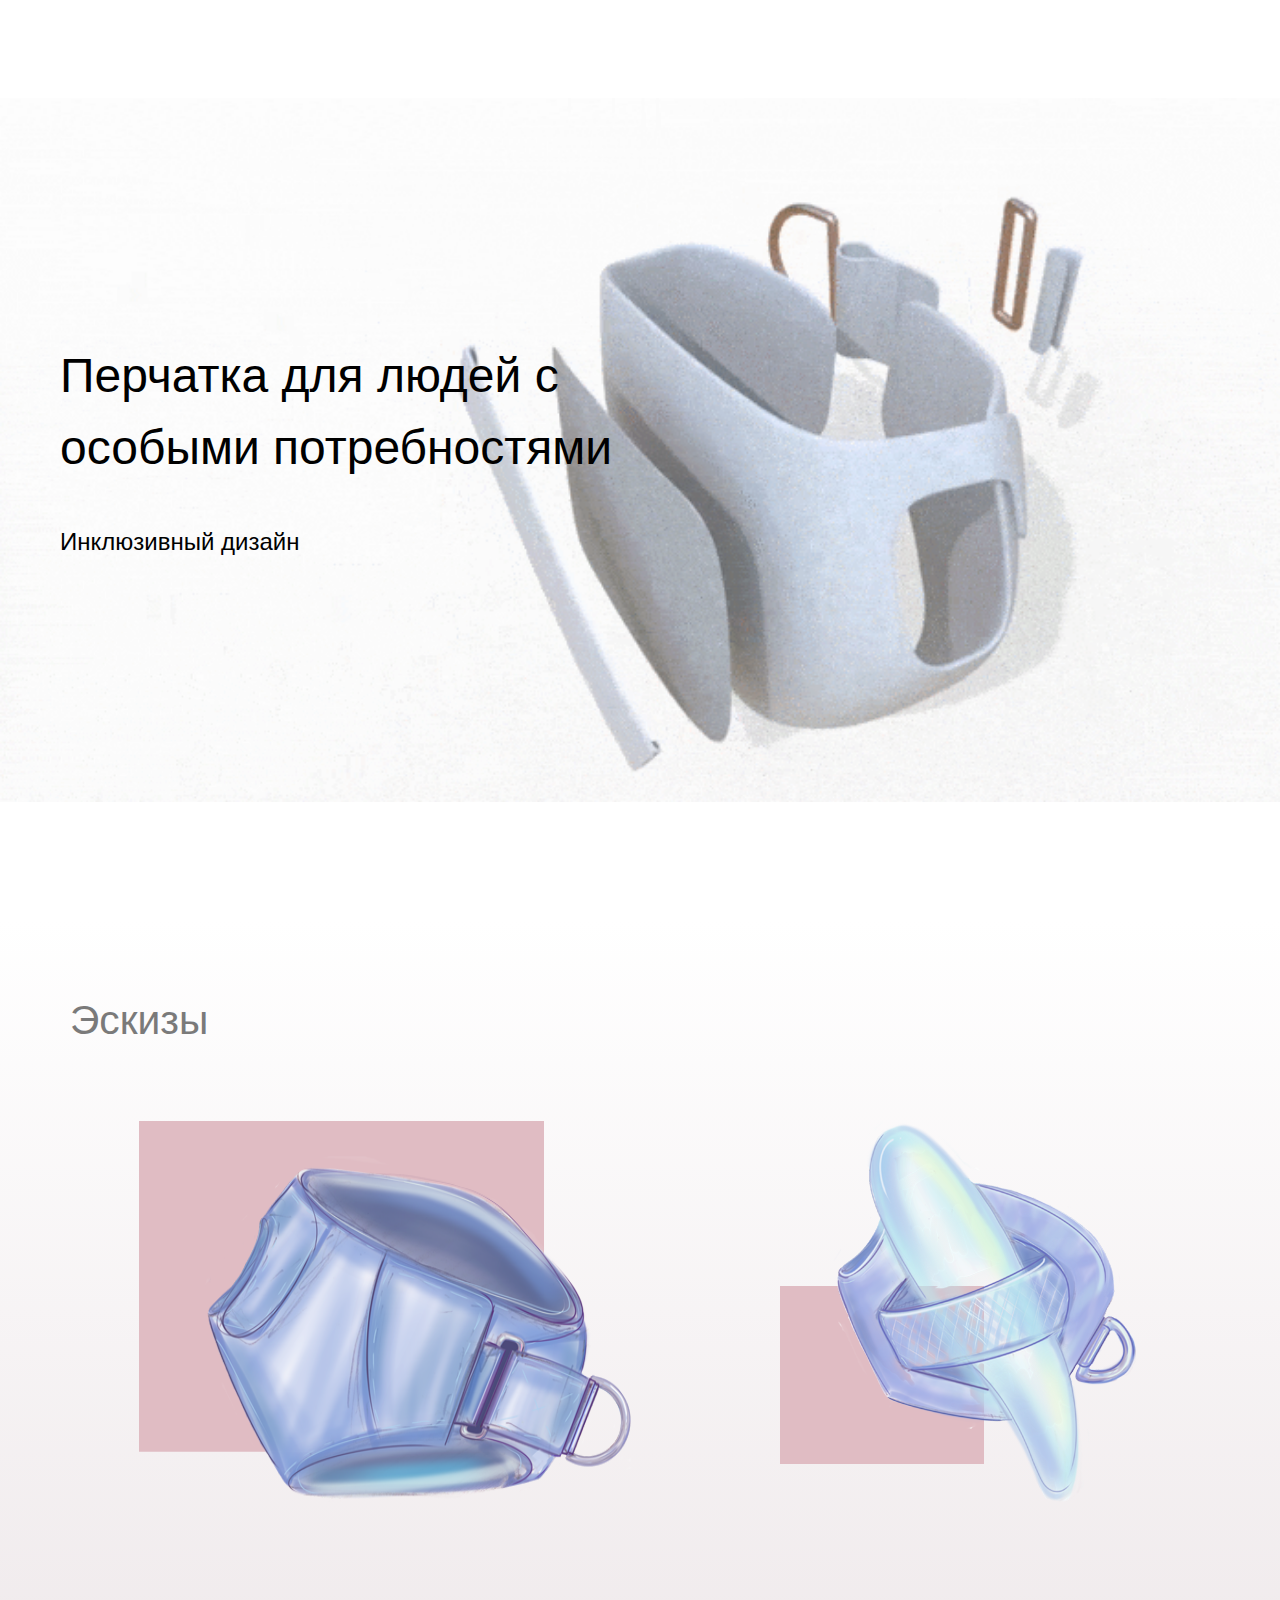
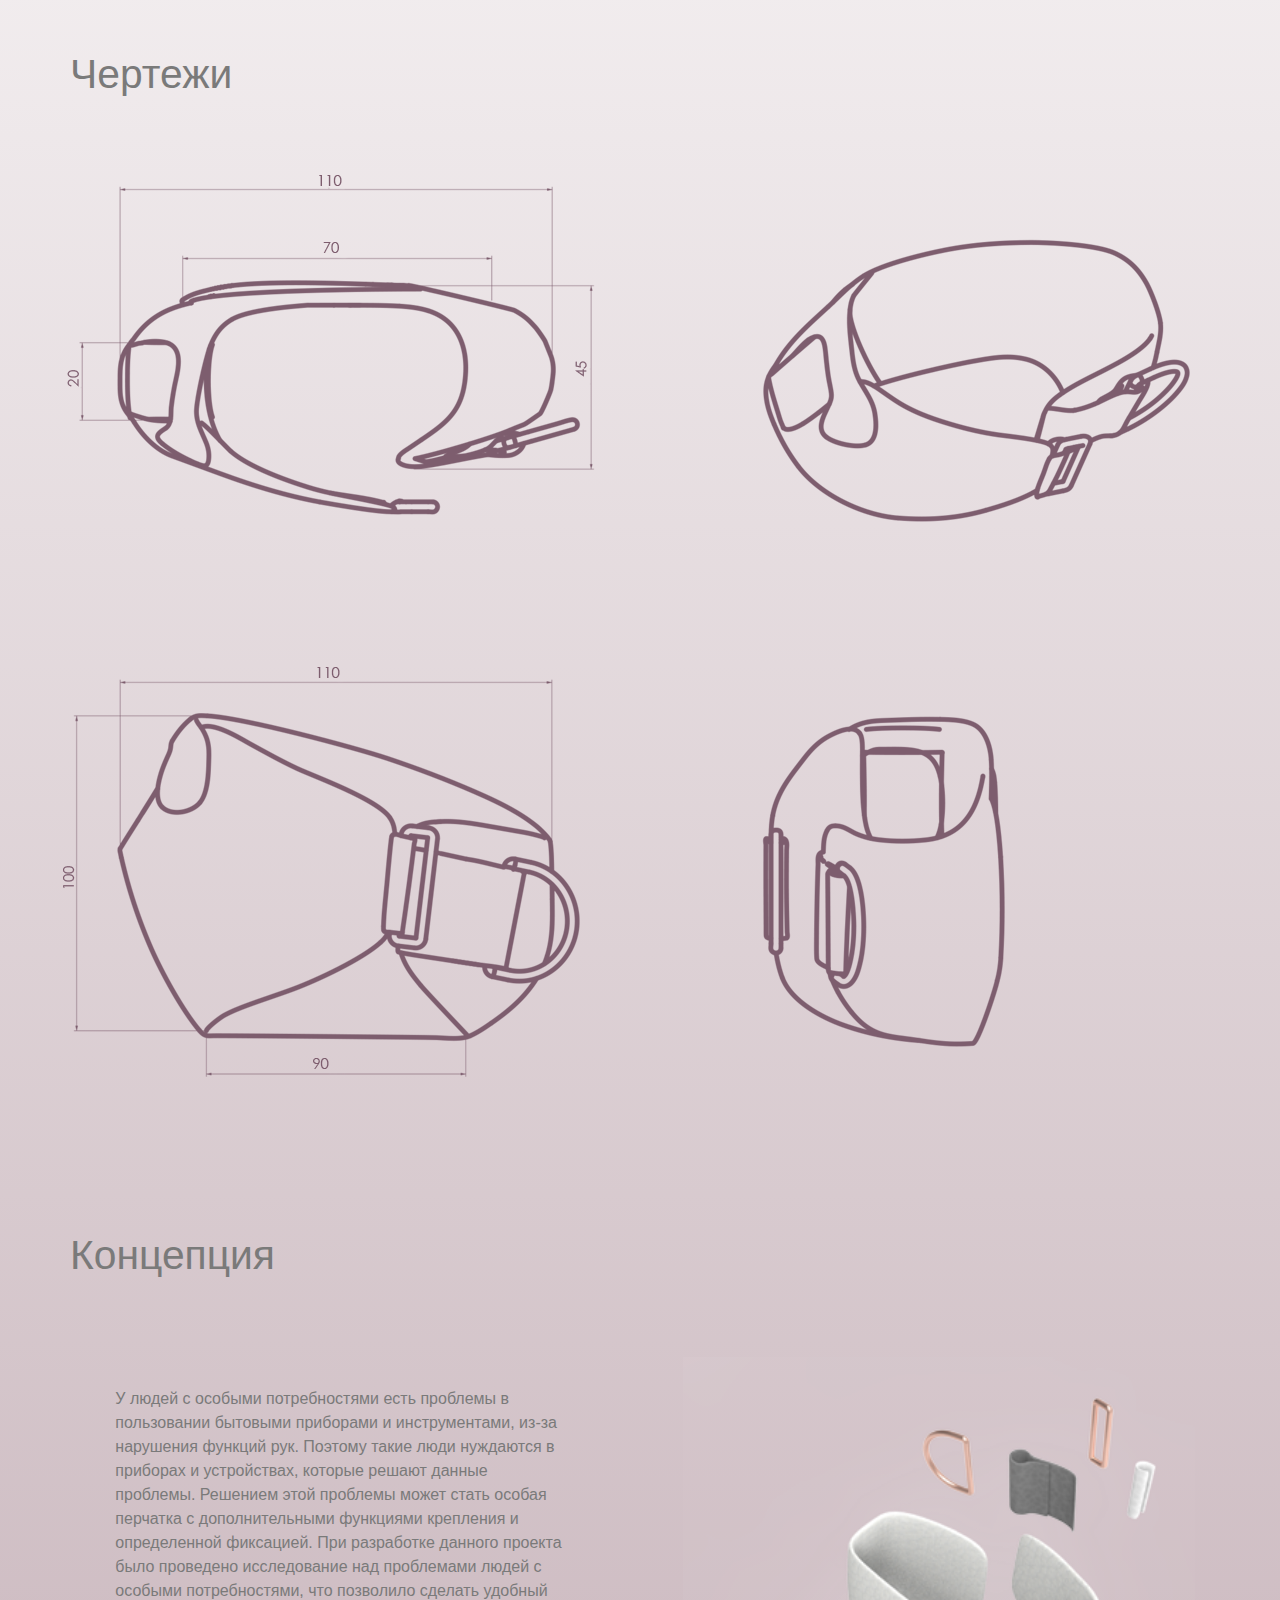
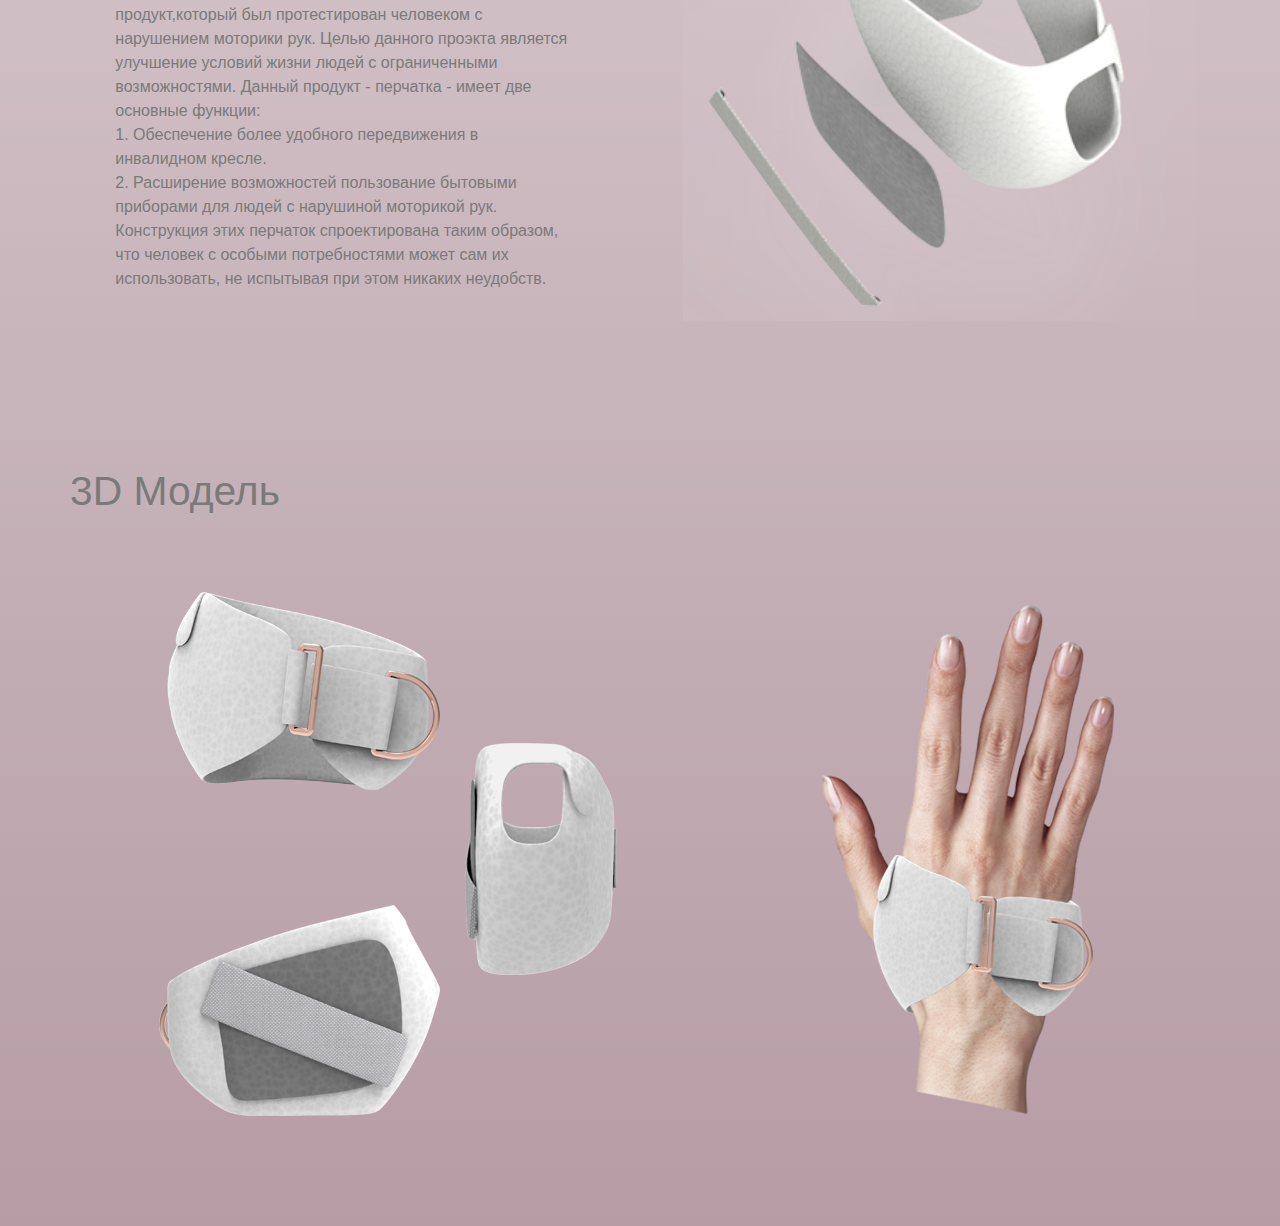
<file: works/project-1.html>
<!DOCTYPE html>
<html lang="ru">
<head>
    <meta charset="UTF-8">
    <meta name="viewport" content="width=device-width, initial-scale=1.0">
    <title>Перчатка для людей с особыми потребностями</title>
    <link rel="stylesheet" href="../style/style.css">
</head>
<body>
    <div id="project-1" class="project">
        <article class="project-header">
            <div class="project-header__text">
                <h1>Перчатка для людей c<br/>особыми потребностями</h1>
                <p>Инклюзивный дизайн</p>
            </div>            
        </article>
        <article class="project-main">
            <section class="project-main-item">
                <div class="project-main-item__header">
                    <h2>Эскизы</h2>
                </div>
                <div class="project-main-item__main">
                    <img src="../img/project-1/project-1-img-1.png" alt="Перчатка(Эскиз)">
                    <img src="../img/project-1/project-1-img-2.png" alt="Перчатка(Эскиз)">
                </div>
            </section>
            <section class="project-main-item">
                <div class="project-main-item__header">
                    <h2>Чертежи</h2>
                </div>
                <div class="project-main-item__main">
                    <img src="../img/project-1/project-1-img-3.png" alt="Перчатка(Чертеж)">
                    <img src="../img/project-1/project-1-img-4.png" alt="Перчатка(Чертеж)">
                </div>
            </section>
            <section class="project-main-item">
                <div class="project-main-item__header">
                    <h2>Концепция</h2>
                </div>
                <div class="project-main-item__main">
                    <div class="project-main-item__main-text">
                        <p>
                            У людей с особыми потребностями есть проблемы в пользовании бытовыми приборами и инструментами,
                            из-за нарушения функций рук. Поэтому такие люди нуждаются в приборах и устройствах, которые решают данные проблемы.
                            Решением этой проблемы может стать особая перчатка с дополнительными функциями крепления и определенной фиксацией.
                            При разработке данного проекта было проведено исследование над проблемами людей с особыми потребностями,
                            что позволило сделать удобный продукт,который был протестирован человеком с нарушением моторики рук.
                            Целью данного проэкта является улучшение условий жизни людей с ограниченными возможностями.
                            Данный продукт - перчатка - имеет две основные функции:<br/>
                            1. Обеспечение более удобного передвижения в инвалидном кресле.<br/>
                            2. Расширение возможностей пользование бытовыми приборами для людей с нарушиной моторикой рук.<br/>
                            Конструкция этих перчаток спроектирована таким образом, что человек с особыми потребностями
                            может сам их использовать, не испытывая при этом никаких неудобств. 
                        </p>
                    </div>
                    <div class="project-main-item__main-img">
                        <img src="../img/project-1/project-1-img-5.png" alt="Перчатка(Взрыв-схема)">
                    </div>
                </div>
            </section>
            <section class="project-main-item">
                <div class="project-main-item__header">
                    <h2>3D Модель</h2>
                </div>
                <div class="project-main-item__main">
                    <img src="../img/project-1/project-1-img-6.png" alt="Перчатка(Вид с 3-х сторон)">
                    <img src="../img/project-1/project-1-img-7.png" alt="Перчатка(На руке)">
                </div>
            </section>
        </article>
    </div>
</body>
</html>
</file>
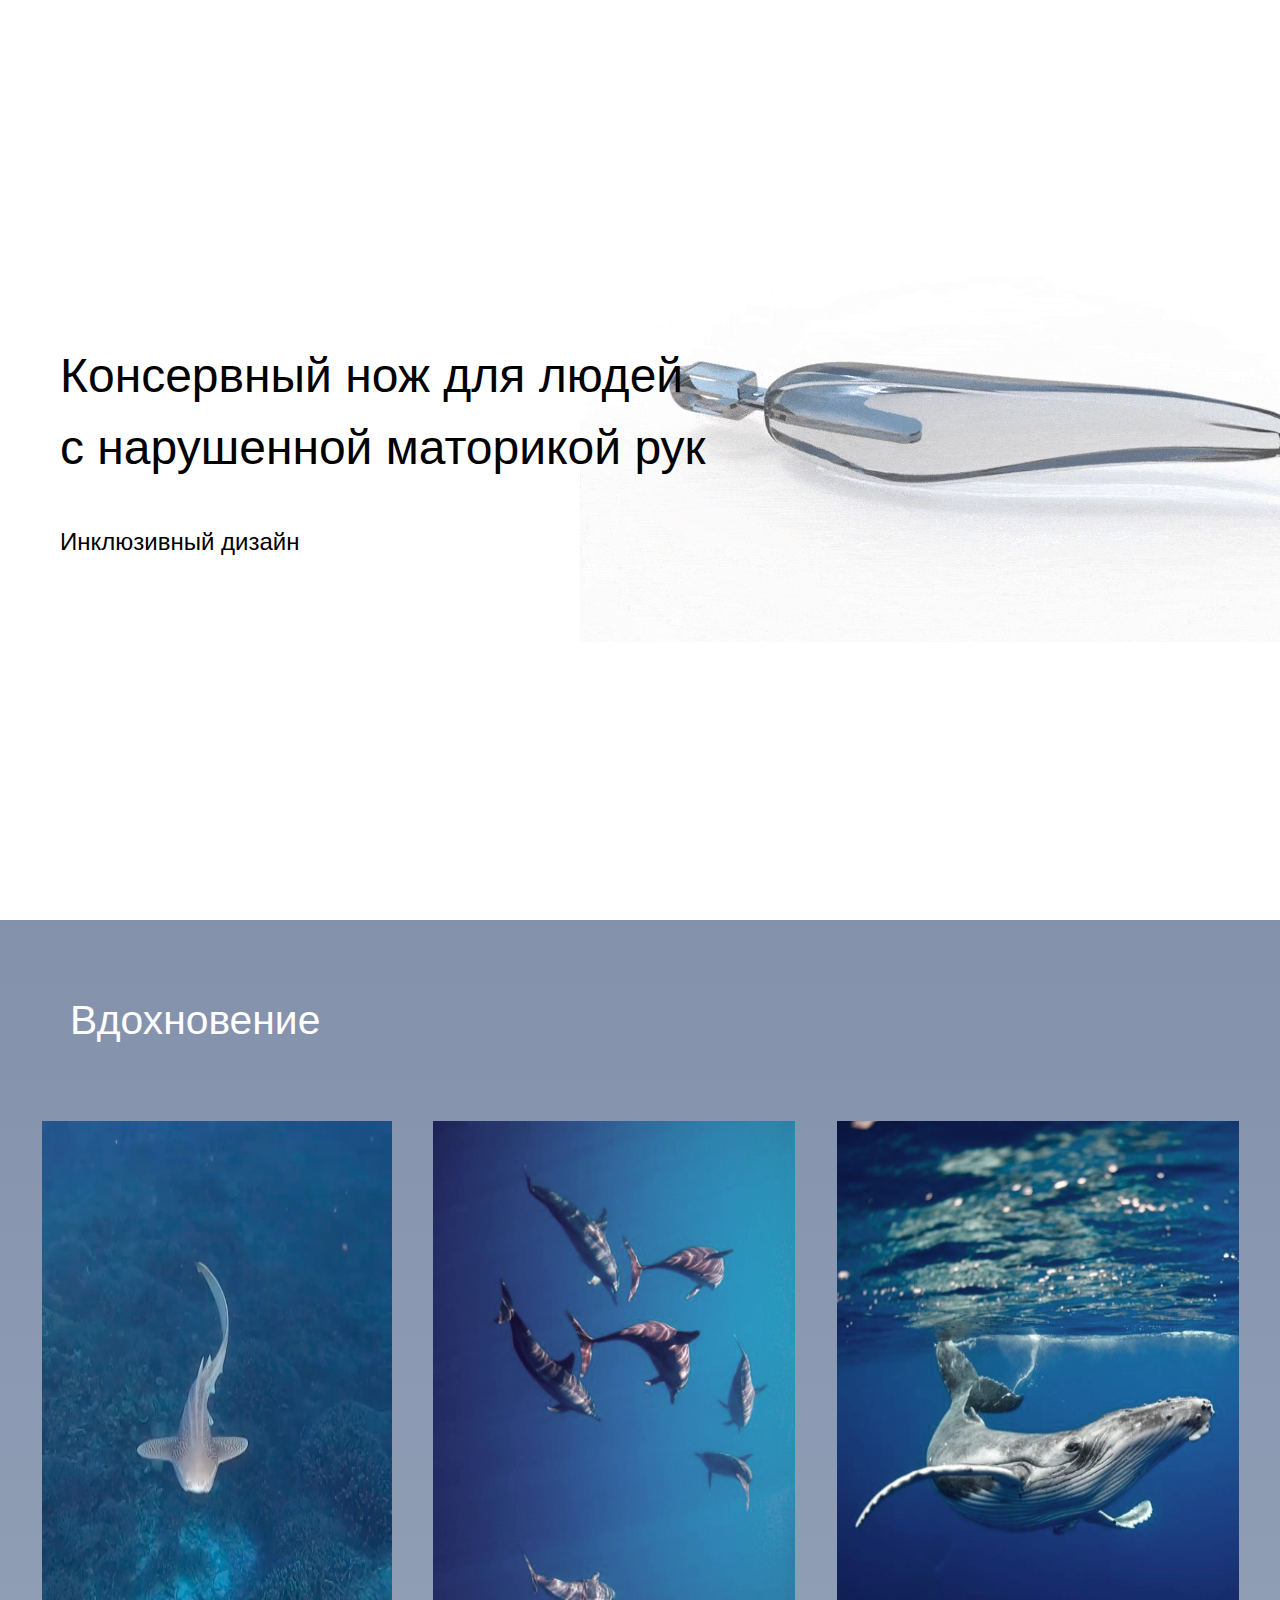
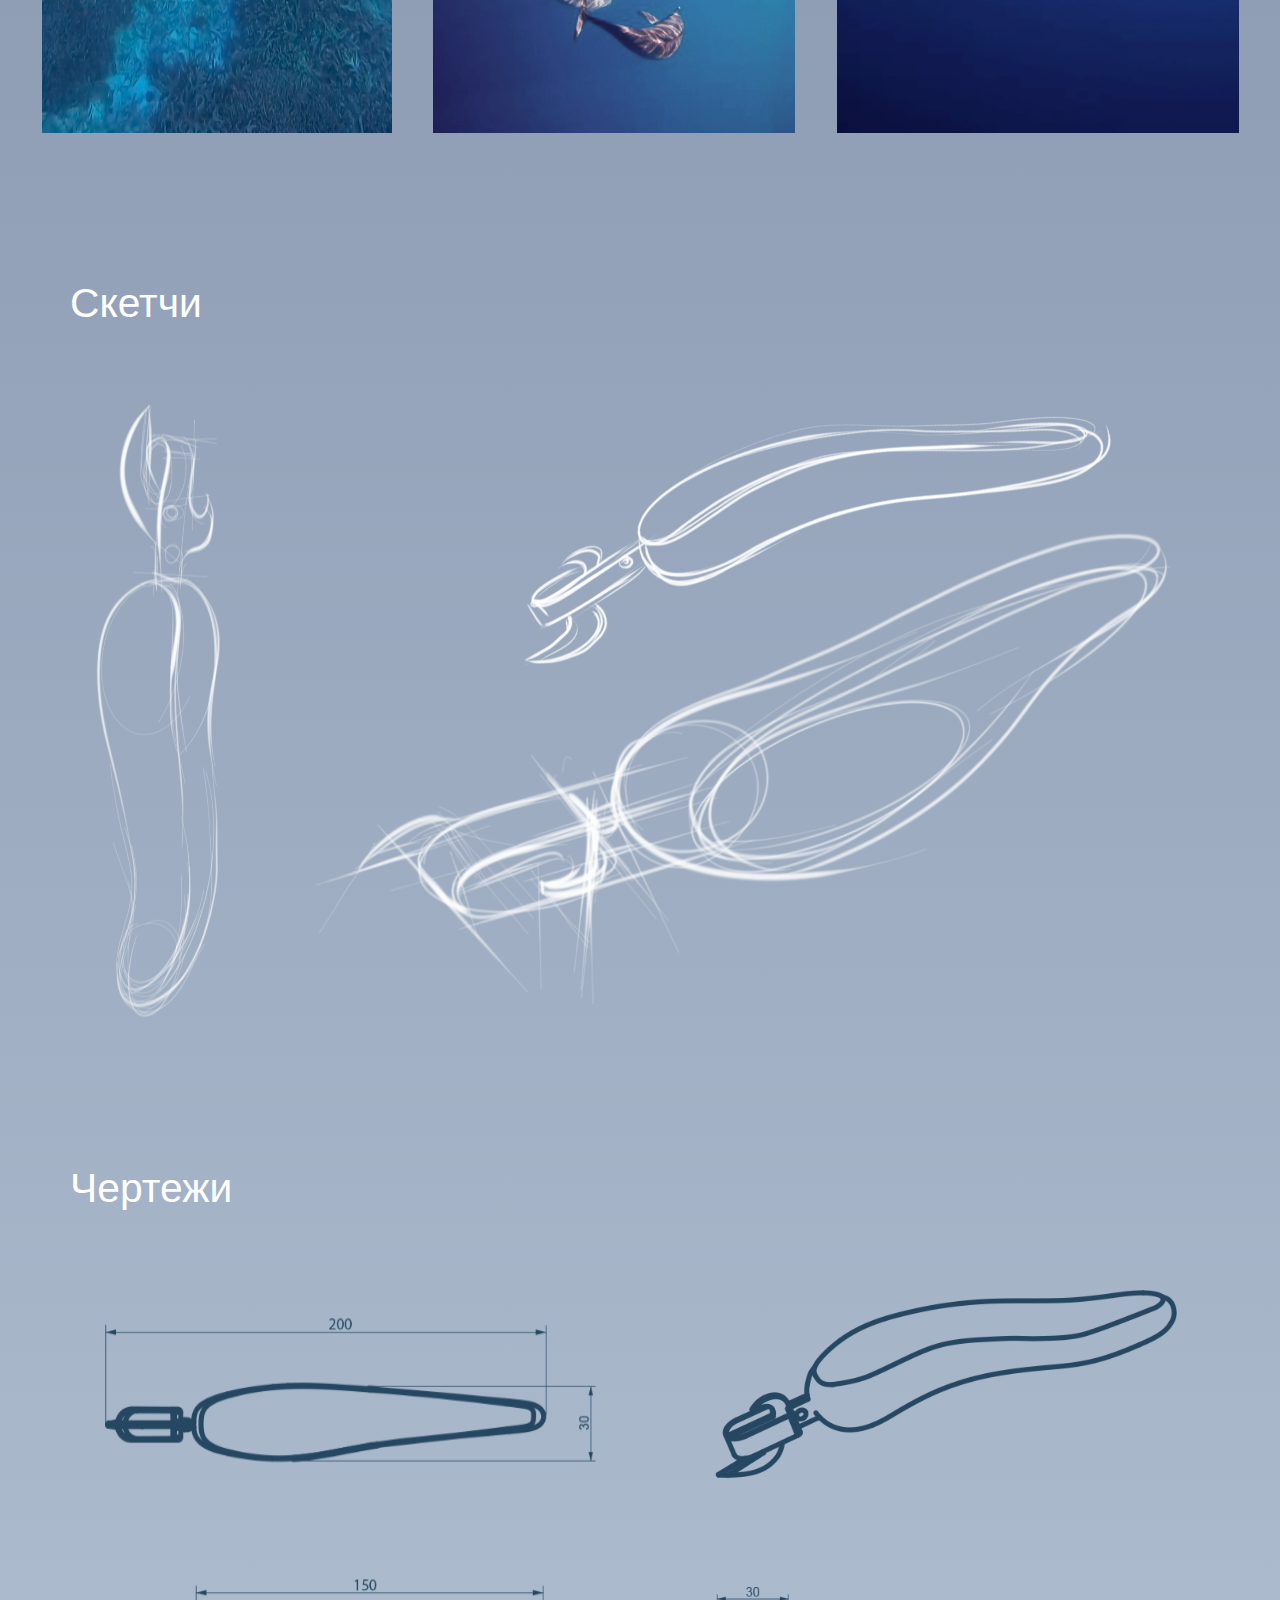
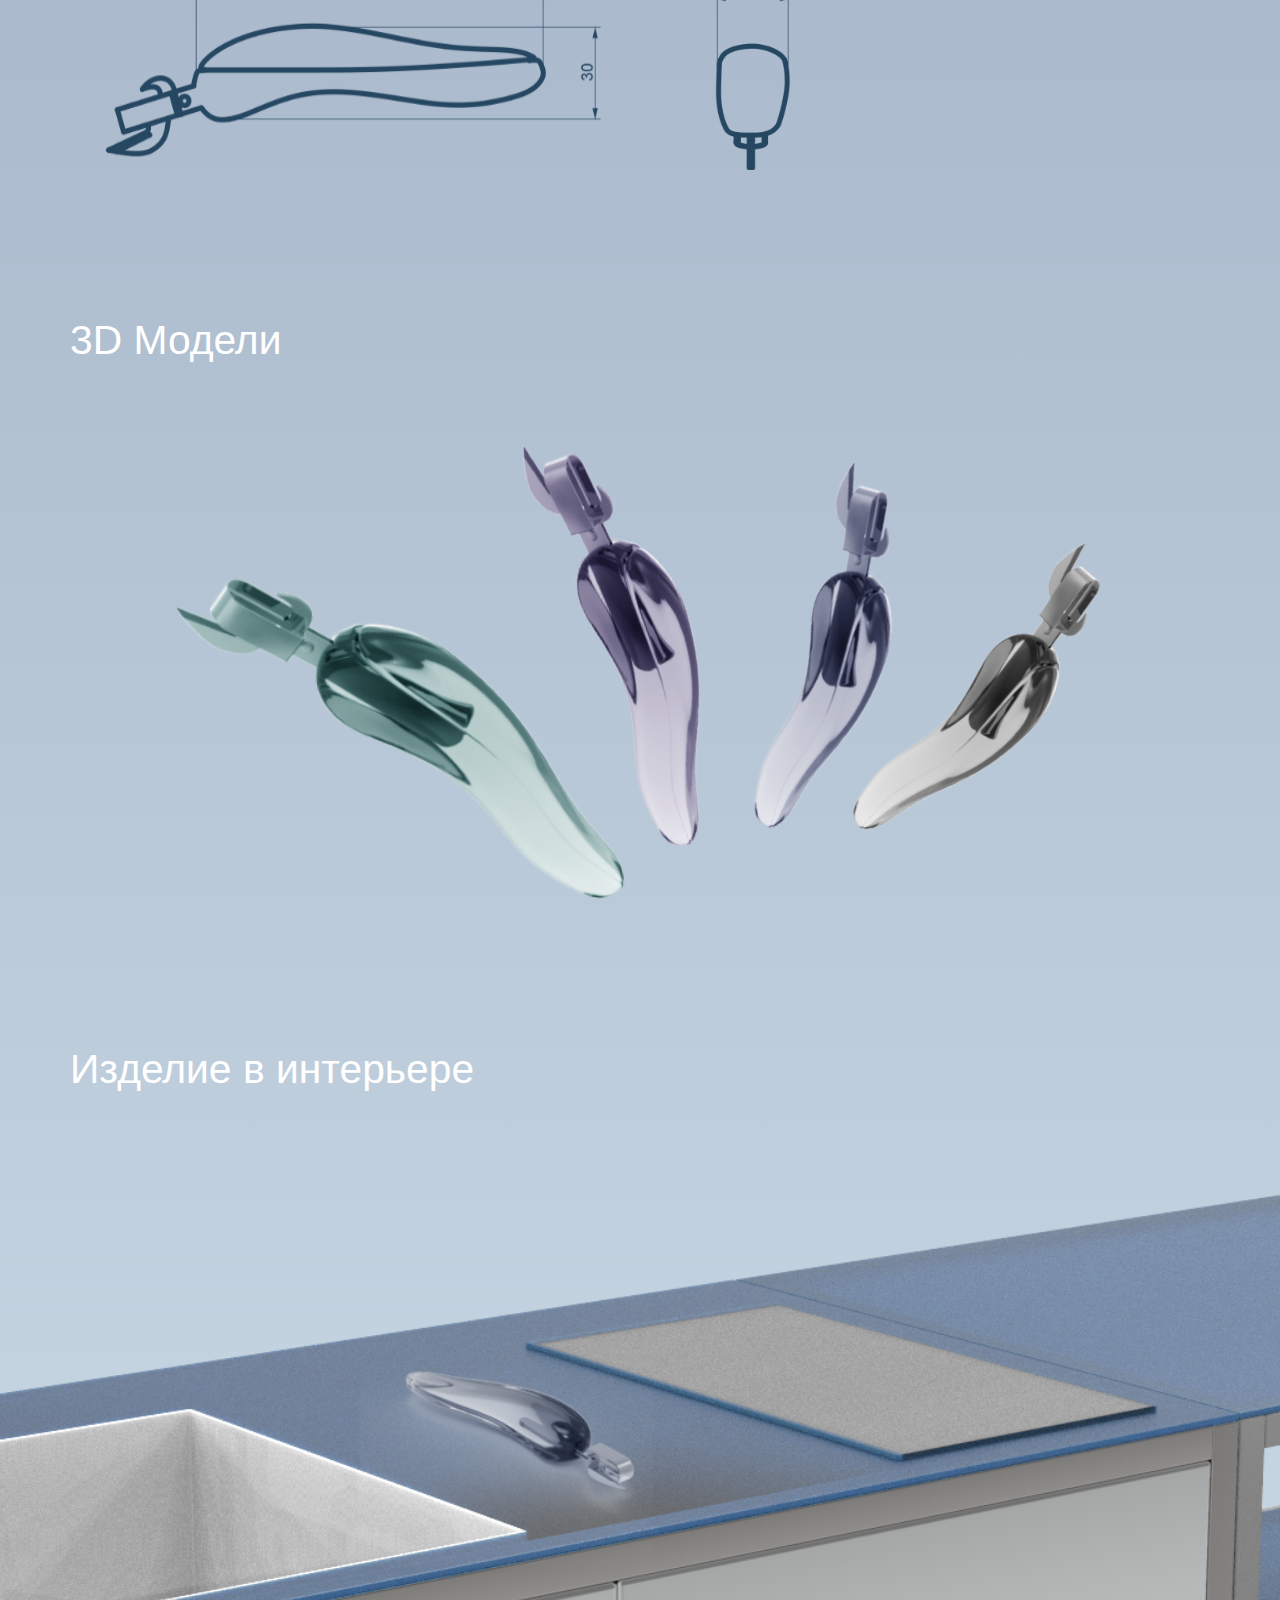
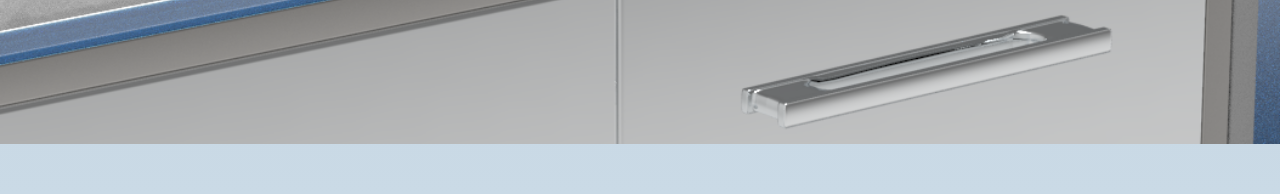
<file: works/project-2.html>
<!DOCTYPE html>
<html lang="ru">
<head>
    <meta charset="UTF-8">
    <meta name="viewport" content="width=device-width, initial-scale=1.0">
    <title>Консервный нож для людей с нарушенной маторикой рук</title>
    <link rel="stylesheet" href="../style/style.css">
</head>
<body>
    <div id="project-2" class="project">
        <article class="project-header">
            <div class="project-header__text">
                <h1>Консервный нож для людей<br/>с нарушенной маторикой рук</h1>
                <p>Инклюзивный дизайн</p>
            </div>            
        </article>
        <article class="project-main">
            <section class="project-main-item">
                <div class="project-main-item__header">
                    <h2>Вдохновение</h2>
                </div>
                <div class="project-main-item__main">
                    <img src="../img/project-2/project-2-img-1.png" alt="Акула">
                    <img src="../img/project-2/project-2-img-2.png" alt="Дельфины">
                    <img src="../img/project-2/project-2-img-3.png" alt="Кит">
                </div>
            </section>
            <section class="project-main-item">
                <div class="project-main-item__header">
                    <h2>Скетчи</h2>
                </div>
                <div class="project-main-item__main">
                    <img src="../img/project-2/project-2-img-4.png" alt="Консервный нож">
                    <img src="../img/project-2/project-2-img-5.png" alt="Консервный нож">
                </div>
            </section>
            <section class="project-main-item">
                <div class="project-main-item__header">
                    <h2>Чертежи</h2>
                </div>
                <div class="project-main-item__main">
                    <img src="../img/project-2/project-2-img-6.png" alt="Консервный нож(чертёж)">
                    <img src="../img/project-2/project-2-img-7.png" alt="Консервный нож(чертёж)">
                </div>
            </section>
            <section class="project-main-item">
                <div class="project-main-item__header">
                    <h2>3D Модели</h2>
                </div>
                <div class="project-main-item__main">
                    <img src="../img/project-2/project-2-img-8.png" alt="Консервный нож(чертёж)">
                </div>
            </section>
            <section class="project-main-item">
                <div class="project-main-item__header">
                    <h2>Изделие в интерьере</h2>
                </div>
                <div class="project-main-item__main">
                    <img src="../img/project-2/project-2-img-9.png" alt="Консервный нож(чертёж)">
                </div>
            </section>
        </article>
    </div>
</body>
</html>
</file>
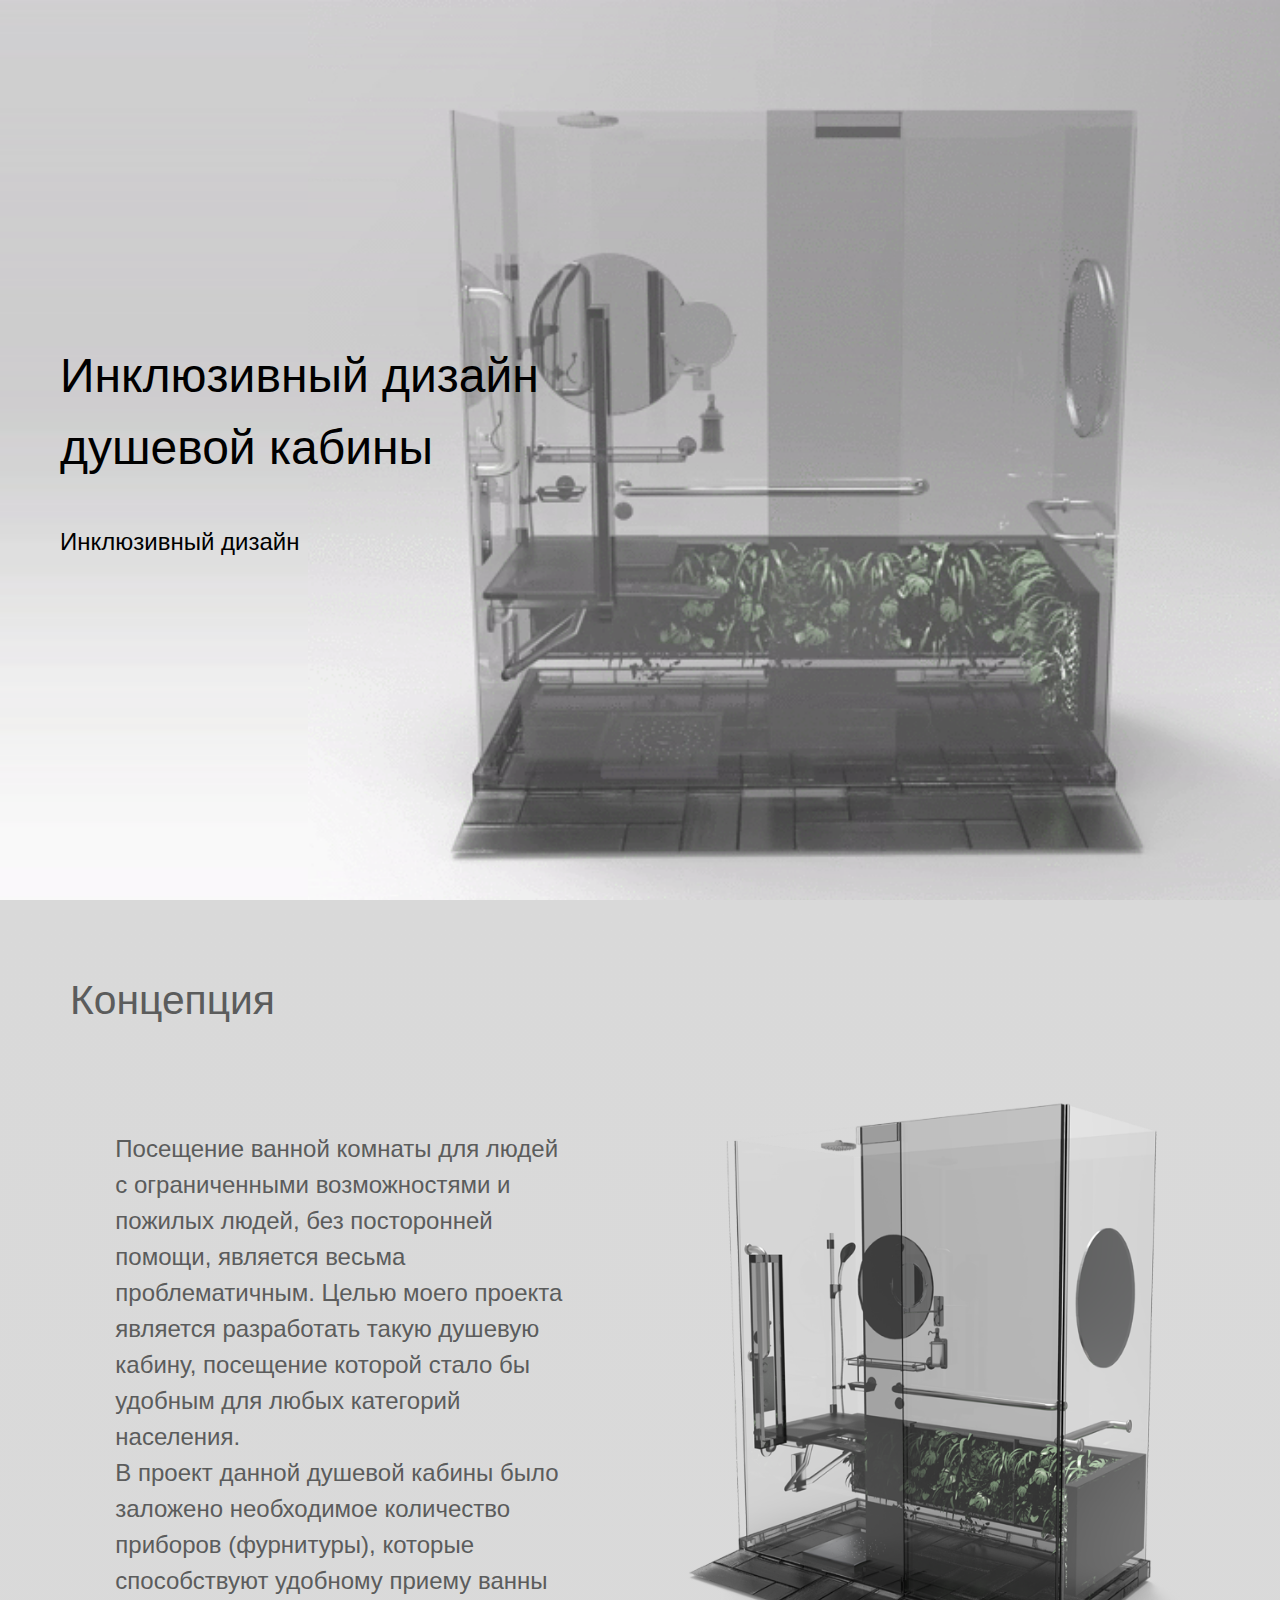
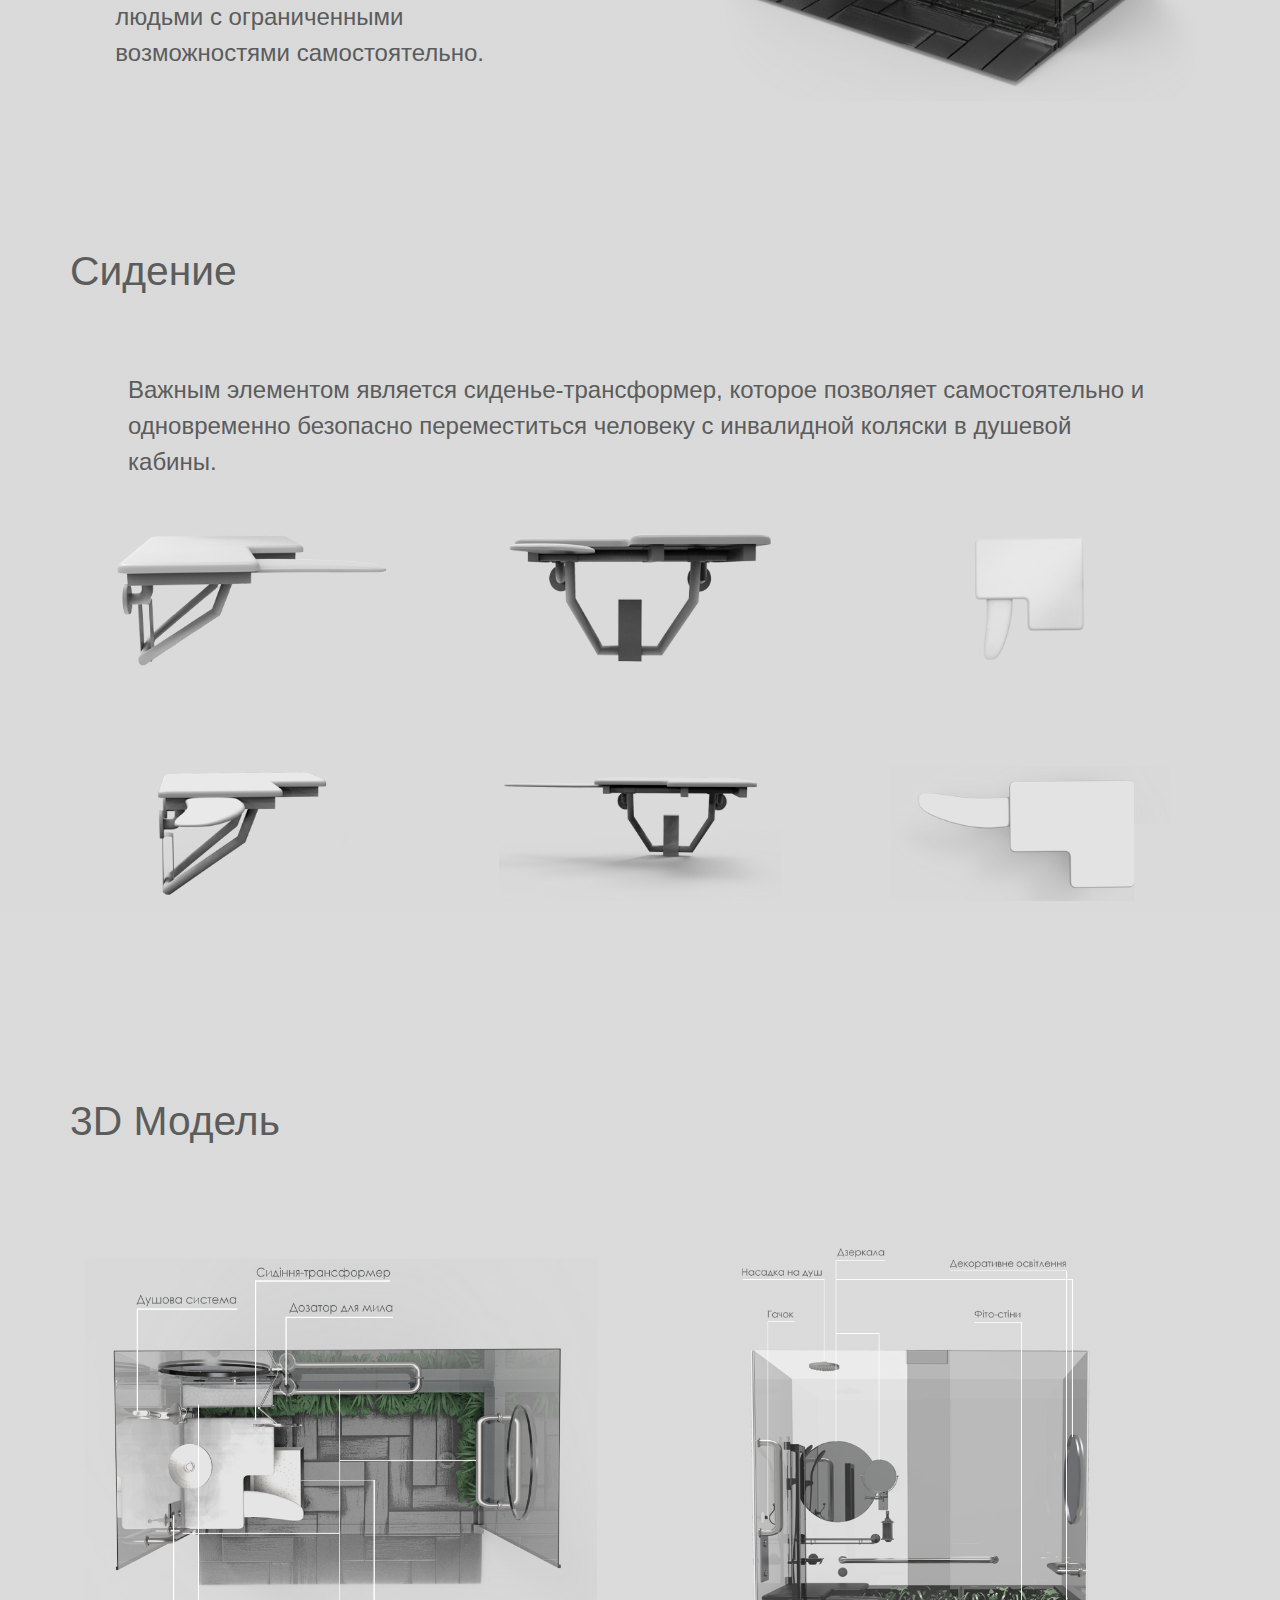
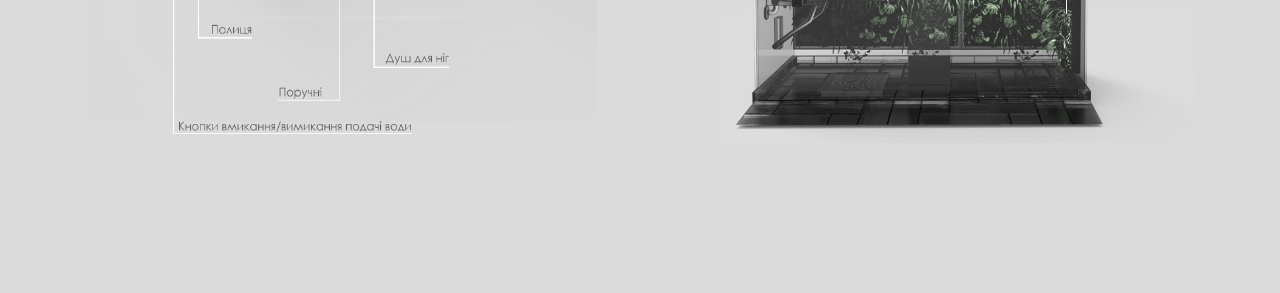
<file: works/project-3.html>
<!DOCTYPE html>
<html lang="ru">
<head>
    <meta charset="UTF-8">
    <meta name="viewport" content="width=device-width, initial-scale=1.0">
    <title>Инклюзивный дизайн душевой кабины</title>
    <link rel="stylesheet" href="../style/style.css">
</head>
<body>
    <div id="project-3" class="project">
        <div class="project-header">
            <div class="project-header__text">
                <h1>Инклюзивный дизайн<br/>душевой кабины</h1>
                <p>Инклюзивный дизайн</p>
            </div>            
        </div>
        <div class="project-main">
            <section class="project-main-item">
                <div class="project-main-item__header">
                    <h2>Концепция</h2>
                </div>
                <div class="project-main-item__main">
                    <div class="project-main-item__main-text">
                        <p>
                            Посещение ванной комнаты для людей с ограниченными возможностями и пожилых людей, без посторонней помощи,
                            является весьма проблематичным. Целью моего проекта является разработать такую душевую кабину, посещение которой
                            стало бы удобным для любых категорий населения.<br/>
                            В проект данной душевой кабины было заложено необходимое количество приборов (фурнитуры), которые способствуют 
                            удобному приему ванны людьми с ограниченными возможностями самостоятельно.
                        </p>
                    </div>
                    <div class="project-main-item__main-img">
                        <img src="../img/project-3/project-3-img-1.png" alt="Душевая кабина(2/4)">
                    </div>
                </div>
            </section>
            <section class="project-main-item">
                <div class="project-main-item__header">
                    <h2>Сидение</h2>
                </div>
                <div class="project-main-item__main-full-screen">
                    <p>
                        Важным элементом является сиденье-трансформер, которое позволяет самостоятельно и одновременно безопасно 
                        переместиться человеку с инвалидной коляски в душевой кабины.
                    </p>                    
                </div>
                <div class="project-main-item__main">
                    <img src="../img/project-3/project-3-img-2.png" alt="Сидение для душевой кабины(Положение 1)">
                    <img src="../img/project-3/project-3-img-3.png" alt="Сидение для душевой кабины(Положение 2)">
                    <img src="../img/project-3/project-3-img-4.png" alt="Сидение для душевой кабины(Положение 3)">
                </div>
                <div class="project-main-item__main">
                    <img src="../img/project-3/project-3-img-5.png" alt="Сидение для душевой кабины(Положение 1)">
                    <img src="../img/project-3/project-3-img-6.png" alt="Сидение для душевой кабины(Положение 2)">
                    <img src="../img/project-3/project-3-img-7.png" alt="Сидение для душевой кабины(Положение 3)">
                </div>
            </section>
            <section class="project-main-item">
                <div class="project-main-item__header">
                    <h2>3D Модель</h2>
                </div>
                <div class="project-main-item__main">
                    <img src="../img/project-3/project-3-img-8.png" alt="Душевая кабина сверху">
                    <img src="../img/project-3/project-3-img-9.png" alt="Душевая кабина спереди">
                </div>
            </section>
            <!-- <section class="project-main-item">
                <div class="project-main-item__header">
                    <h2>Вид спереди</h2>
                </div>
                <div class="project-main-item__main">
                    <img src="../img/project-3/project-3-img-9.png" alt="Душевая кабина спереди">
                </div>
            </section>  -->
        </div>
    </div>
</body>
</html>
</file>
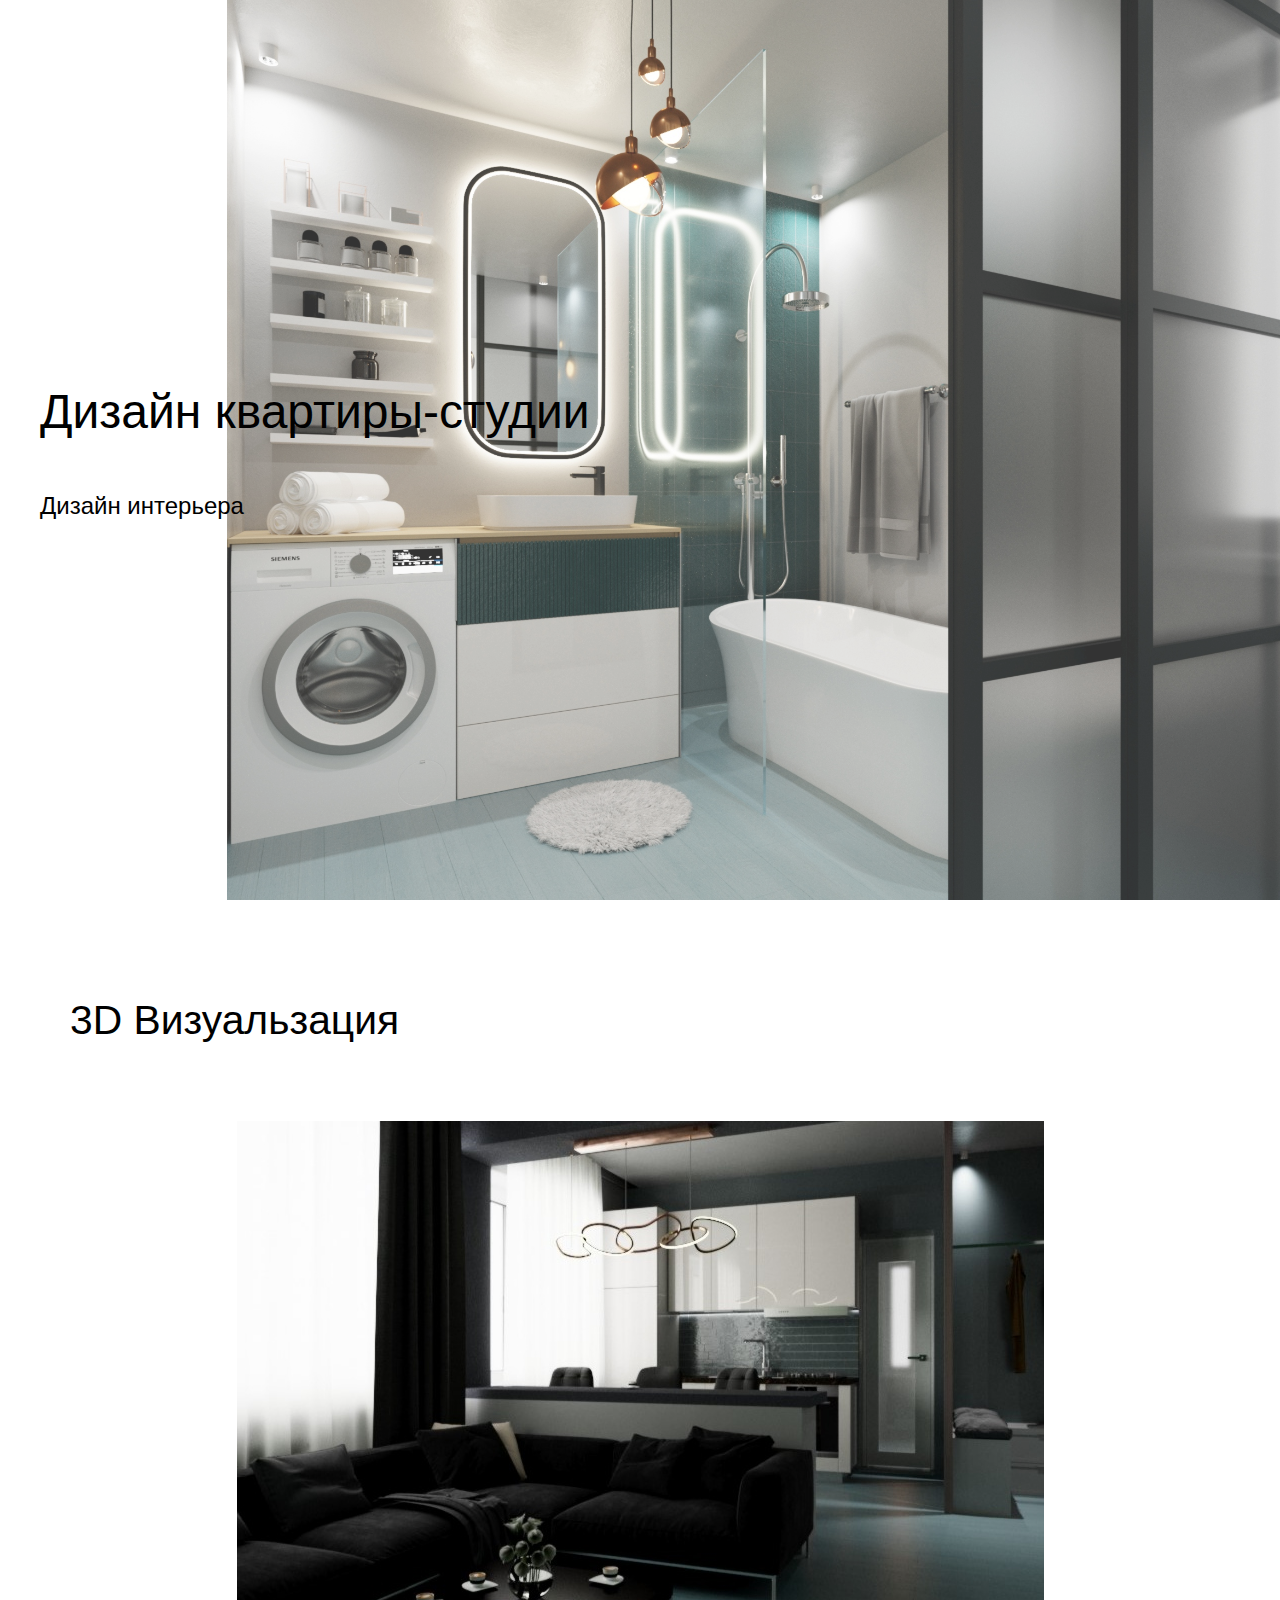
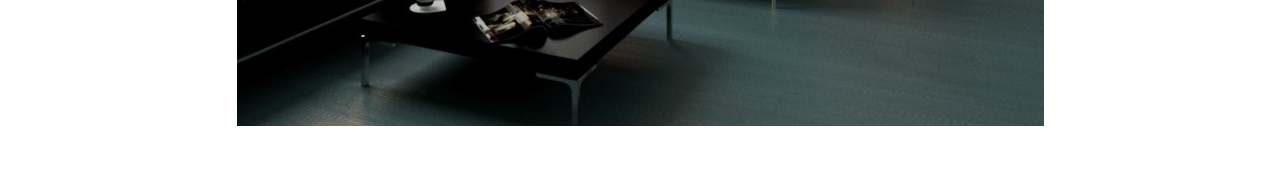
<file: works/project-4.html>
<!DOCTYPE html>
<html lang="ru">
<head>
    <meta charset="UTF-8">
    <meta name="viewport" content="width=device-width, initial-scale=1.0">
    <title>Перчатка для людей с особыми потребностями</title>
    <link rel="stylesheet" href="../style/style.css">
</head>
<body>
    <div id="project-4" class="project">
        <article class="project-header">
            <div class="project-header__text">
                <h1>Дизайн квартиры-студии</h1>
                <p>Дизайн интерьера</p>
            </div>            
        </article>
        <article class="project-main">
            <section class="project-main-item">
                <div class="project-main-item__header">
                    <h2>3D Визуальзация</h2>
                </div>
                <div class="project-main-item__main">
                    <img src="../img/project-4/project-4-img-2.png" alt="Визуальзация">
                </div>
            </section>
            
        </article>
    </div>
</body>
</html>
</file>
<file: style/style.css>
/* Указываем box sizing */
*,
*::before,
*::after {
  box-sizing: border-box;
}

/* Убираем внутренние отступы */
ul[class],
ol[class] {
  padding: 0;
}

/* Убираем внешние отступы */
body,
h1,
h2,
h3,
h4,
p,
ul[class],
ol[class],
li,
figure,
figcaption,
blockquote,
dl,
dd {
  margin: 0;
}

/* Выставляем основные настройки по-умолчанию для body */
body {
  min-height: 100vh;
  scroll-behavior: smooth;
  text-rendering: optimizeSpeed;
  line-height: 1.5;
}

/* Удаляем стандартную стилизацию для всех ul и il, у которых есть атрибут class*/
ul[class],
ol[class] {
  list-style: none;
}

/* Элементы a, у которых нет класса, сбрасываем до дефолтных стилей */
a:not([class]) {
  text-decoration-skip-ink: auto;
}

/* Упрощаем работу с изображениями */
img {
  max-width: 100%;
  display: block;
}

/* Указываем понятную периодичность в потоке данных у article*/
article > * + * {
  margin-top: 1em;
}

/* Наследуем шрифты для инпутов и кнопок */
input,
button,
textarea,
select {
  font: inherit;
}

/* Удаляем все анимации и переходы для людей, которые предпочитай их не использовать */
@media (prefers-reduced-motion: reduce) {
  * {
    animation-duration: 0.01ms !important;
    animation-iteration-count: 1 !important;
    transition-duration: 0.01ms !important;
    scroll-behavior: auto !important;
  }
}
a,p,h1,h2,h3,h4,h5,h6{
    font-family: 'Open Sans', Arial, sans-serif;
    font-weight: 300;
}

header{

    width: 100%;
    height: 100vh;
    background-color: #0b0b0b;
    background-image: url(../img/header-bg.png);
    background-position: left bottom;
    background-repeat: no-repeat;
    background-size: contain;

}
.header-text{
    display: flex;
    flex-direction: column;
    justify-content: center;
    width: 100%;
    height: 100%;
    background-color: rgba(0, 0, 0, 0.644);
}
.header-text>h1,h4{
    text-align: center;
    color: #fff;
    font-weight: 500;
}
.header-text h4{
    font-size: 1.5rem;
    margin-bottom: 4rem;
}
.header-text h1{
    font-size: 4rem;
    letter-spacing: 10px;
    word-spacing: 25px;
}
.works{
    display: flex;
    flex-wrap: wrap;
    justify-content: center;
}
.works-header{
    width: 100%;
    height: 6rem;
    background-color: #b8cade;
    display: flex;
    justify-content: center;
    align-items: center;
    margin-top: 20px;
}
.works-header h3{
    color: #fff;
    font-size: 2.5rem;
}
.woks-main{
    width: 76%;
    height: auto;
    display: flex;
    flex-flow: wrap;
    justify-content: space-between;
    margin-top: 50px;
}
.works-item{
    width: 48%;
    height: auto;
    margin-bottom: 40px;
    box-sizing: border-box;
}

#works-item__img-1{
    background-color: #f3d5e7;
}
#works-item__img-2{
    background-color: #e1eefaa4;
}
#works-item__img-3{
    background-color: #dadada;
}
#works-item__img-4{
    background-color: #f0f0f0;
}
#works-item__img-8{
    background-color: #cbdaec;
}
.works-item__img{
    width: 100%;
    height: 300px;
    display: flex;
    justify-content: center;
    align-items: center;
    overflow: hidden;
}
.works-item__img img{
    height: 80%;
    transition-property: all;
    transition-duration: 0.8s;
    transition-timing-function: linear;
}
.works-item__img img:hover{
    transform: scale(1.3, 1.3);
    transform-origin: center center;
}
.works-item__text{
    margin-top: 20px;
}
.works-item__text h3{
    font-size: 2rem;
    margin-bottom: 10px;
}
footer{
    width: 100%;
    height: auto;
    display: flex;
    flex-direction: column;
    align-items: center;
    padding: 20px;
    background-color: rgb(230, 230, 230);
}
footer p{
    font-size: 1.5rem;
}
footer p:first-child{
    margin-bottom: 20px;
}
.project{
    width: 100%;
    height: auto;
}
.project-header{
    width: 100%;
    height: 100vh;
    background-repeat: no-repeat;
    background-size: contain;
    background-position: right center;
}
#project-1>.project-header{
    background-image: url(../img/animations/gif-1.gif);
}
#project-2>.project-header{
    background-image: url(../img/animations/gif-2.gif);
    background-size: auto;
}
#project-3>.project-header{
    background: url(../img/animations/gif-3.gif) right center no-repeat,
                url(../img/project-1-header-bg.png) left top repeat-x;
    background-size: contain;     
}
#project-4>.project-header{
    background-image: url(../img/project-4/project-4-img-1.png);
    background-size: contain;
}
#project-5>.project-header{
    background-image: url(../img/project-5/project-5-img-1.png);
    background-position: 80% center;
    background-size: 35%;
}
#project-6>.project-header{
    background-image: url(../img/previews/prev-project-6.png);
    background-position: 90% center;
    background-size: 40%;
}
#project-8>.project-header{
    background-image: url(../img/project-8/project-8-img-7.png);
    background-position: 90% center;
    background-size: 40%;
}
.project-header__text{
    width: 100%;
    height: 100%;
    display: flex;
    justify-content: center;
    align-items: flex-start;
    flex-flow: column;
    background-color: rgba(255, 255, 255, 0.2);
    padding-left: 60px;
    font-size: 1.5rem;
}
.project-header__text h1{
    font-size: 3rem;
    margin-bottom: 40px;
}
.project-main{
    width: 100%;
    height: auto; 
}
.project-main-item{
    display: flex;
    flex-direction: column;
    margin-top: 20px;
}
.project-main-item__header{
    width: 100%;
    padding: 70px;
    font-size: 1.7rem;
}
.project-main-item__main{
    display: flex;
    flex-direction: row;
    justify-content: space-evenly;
    padding-bottom: 50px;
}
.project-main-item__main-text{
    width: 40%;
    padding: 30px;
    display: flex;
}
.project-main-item__main-img{
    width: 40%;
    display: flex;
    justify-content: center;
}
.project-main-item__main-full-screen{
    display: flex;
    width: 80%;
    margin-left: 10%;
    padding-bottom: 50px;
}
/* ================|Project 1|================ */
#project-1>.project-main{
    background: linear-gradient(to top, #b69ca5, #ffffff);
    color: rgb(122, 122, 122);
    padding-bottom: 50px;
}

/* ================|Project 2|================ */
#project-2>.project-main{
    background: linear-gradient(to top, #cadae6, #8391ab);
    color: #fff;
}
#project-2>.project-main>.project-main-item:last-child>.project-main-item__main img{
    width: 100%;  
}
/* ================|Project 3|================ */
#project-3>.project-main{
    background: linear-gradient(to top, #dbdbdb, #d9d9d9);
    color: #5b5c5c;
    font-size: 1.5rem;
    padding-bottom: 100px;
}
#project-3>.project-main>.project-main-item:first-child{
    margin-top: 0px;
}
#project-3>.project-main>.project-main-item:nth-child(2)>.project-main-item__main img{
    width: 22%;
    height: auto;
    margin-bottom: 50px;
}
#project-3>.project-main>.project-main-item:last-child>.project-main-item__main img{
    width: 40%;
}
/* ================|Project 4|================ */
#project-4>.project-header>.project-header__text{
    padding-left: 40px;
}   

/* ================|Project 5|================ */
#project-5 .project-main-item__main{
    flex-flow: wrap;
}
#project-5>.project-main img{
    width: 30%;
    margin-bottom: 40px;
}
#project-5>.project-main>.project-main-item>.project-main-item__main img:nth-child(1),
#project-5>.project-main>.project-main-item>.project-main-item__main img:nth-child(2),
#project-5>.project-main>.project-main-item>.project-main-item__main img:nth-child(3){
    margin-bottom: 70px;
}
/* ================|Project 6|================ */
#project-6>.project-main img{
    width: 50%;
    margin-bottom: 50px;
}
/* ================|Project 8|================ */
#project-8 .project-main-item__main{
    flex-flow: wrap;
}
#project-8>.project-main img{
    width: 30%;
    margin-bottom: 40px;
}
</file>
